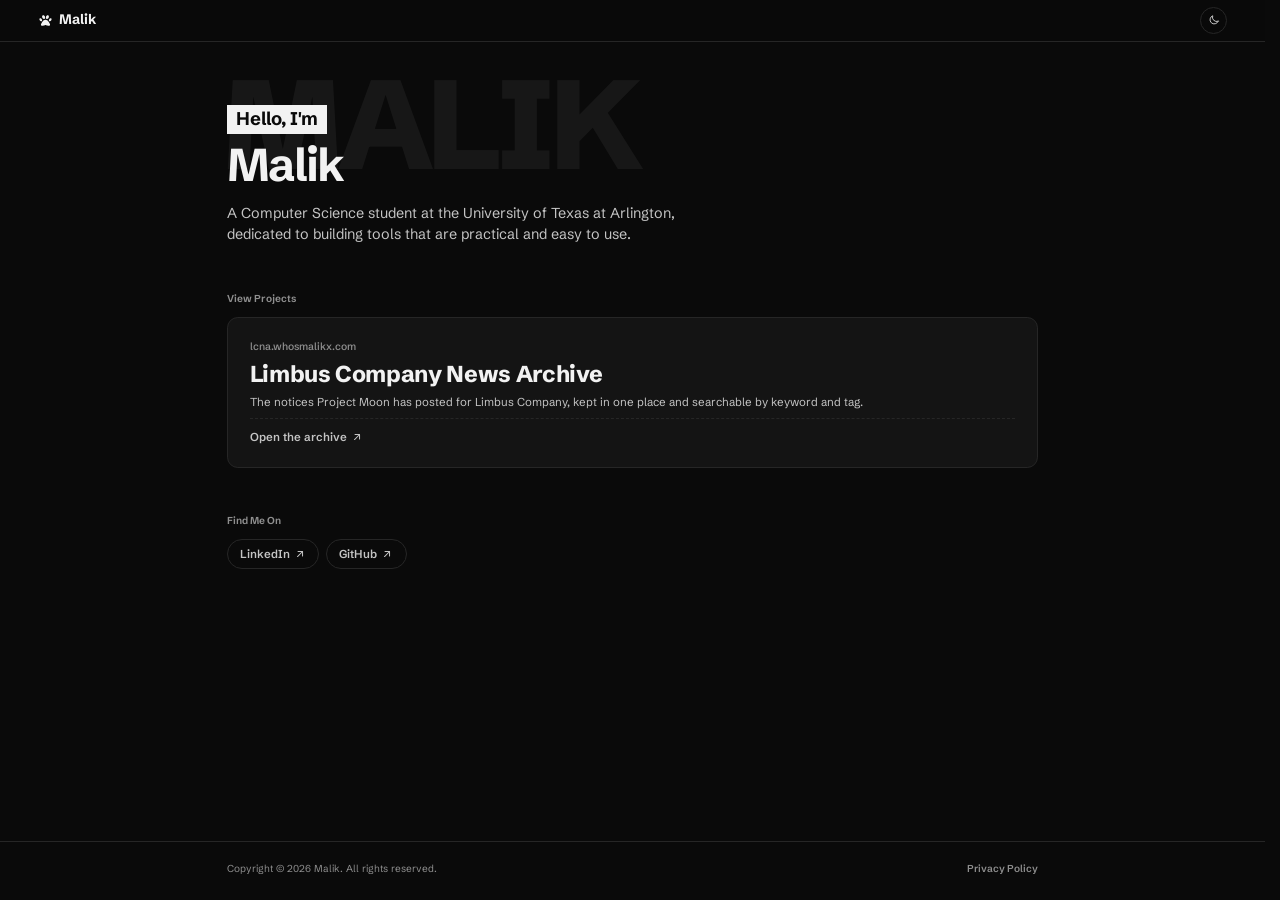
<file: index.html>
<!DOCTYPE html>
<html lang="en" data-theme="dark">
<head>
  <meta charset="UTF-8" />
  <script>/* Size for this monitor: --u = (screen width / 2560) ^ 0.565 on desktop windows (1 at 2560, 0.85 at 1920, 0.68 at 1280), 1px on phones and tablets. See --u in the stylesheet. */(function(){var r=document.documentElement;function f(){var w=screen.width||innerWidth;r.style.setProperty("--u",(innerWidth>=1200?Math.min(1.5,Math.max(0.6,Math.pow(w/2560,0.565))):1)+"px")}f();addEventListener("resize",f);if(screen.addEventListener)screen.addEventListener("change",f)})();</script>
  <meta name="viewport" content="width=device-width, initial-scale=1.0" />
  <title>Malik</title>
  <meta name="description" content="Building simple, useful things on the web." />
  <link rel="canonical" href="https://whosmalikx.com/">
  <script>try { const theme = localStorage.getItem("main-site-theme");
  if (theme === "light" || theme === "dark") document.documentElement.dataset.theme = theme; } catch {}</script>
  <link rel="preload" href="/assets/fonts/schibsted-grotesk-latin.woff2" as="font" type="font/woff2" crossorigin>
  <link rel="icon" type="image/svg+xml" href="/assets/icons/favicon.svg">
  <link rel="stylesheet" href="/assets/css/style.css?v=1c38ff4665" />
</head>
<body>
  <div class="site-shell">
    <header class="topbar">
      <div class="topbar__inner">
        <a class="brand" href="/" aria-label="Home">
          <span class="brand__mark"></span>
          <span class="brand__text">Malik</span>
        </a>
        <nav class="topbar__actions" aria-label="Site">
          <button id="themeToggle" class="icon-btn theme-toggle" type="button" aria-label="Switch to light theme"></button>
        </nav>
      </div>
    </header>

    <main class="container-narrow landing-layout">
      <p class="hero-watermark" aria-hidden="true">Malik</p>
      <h1 class="hero-title"><span class="hero-tab">Hello, I'm</span> <span class="hero-main">Malik</span></h1>
      <p class="hero-lede">A Computer Science student at the University of Texas at Arlington, dedicated to building tools that are practical and easy to use.</p>

      <section class="link-section" aria-labelledby="projects-title">
        <h2 class="section-label" id="projects-title">View Projects</h2>
        <a class="project-feature" href="https://lcna.whosmalikx.com" target="_blank" rel="noopener noreferrer">
          <span class="project-feature__body">
            <span class="project-feature__meta">lcna.whosmalikx.com</span>
            <span class="project-feature__title">Limbus Company News Archive</span>
            <span class="project-feature__desc">The notices Project Moon has posted for Limbus Company, kept in one place and searchable by keyword and tag.</span>
            <span class="project-feature__cta">Open the archive <svg class="icon" viewBox="0 0 24 24" width="16" height="16" aria-hidden="true" fill="none" stroke="currentColor" stroke-width="2" stroke-linecap="round" stroke-linejoin="round"><path d="M7 17 17 7"/><path d="M8 7h9v9"/></svg></span>
          </span>
        </a>
      </section>

      <section class="link-section" aria-labelledby="social-title">
        <h2 class="section-label" id="social-title">Find Me On</h2>
        <ul class="pill-links">
          <li><a class="pill-link" href="https://linkedin.com/in/malikwork" target="_blank" rel="noopener noreferrer">LinkedIn <svg class="icon" viewBox="0 0 24 24" width="16" height="16" aria-hidden="true" fill="none" stroke="currentColor" stroke-width="2" stroke-linecap="round" stroke-linejoin="round"><path d="M7 17 17 7"/><path d="M8 7h9v9"/></svg></a></li>
          <li><a class="pill-link" href="https://github.com/itsmalikx" target="_blank" rel="noopener noreferrer">GitHub <svg class="icon" viewBox="0 0 24 24" width="16" height="16" aria-hidden="true" fill="none" stroke="currentColor" stroke-width="2" stroke-linecap="round" stroke-linejoin="round"><path d="M7 17 17 7"/><path d="M8 7h9v9"/></svg></a></li>
        </ul>
      </section>
    </main>

    <footer class="site-footer">
      <div class="container-wide site-footer__inner">
        <p class="site-footer__note">Copyright &copy; 2026 Malik. All rights reserved.</p>
        <nav class="site-footer__links" aria-label="Footer">
          <a href="/privacy" class="footer-link">Privacy Policy</a>
        </nav>
      </div>
    </footer>
  </div>

  <script src="/assets/js/theme.js?v=44c14c3fe7"></script>
</body>
</html>
</file>
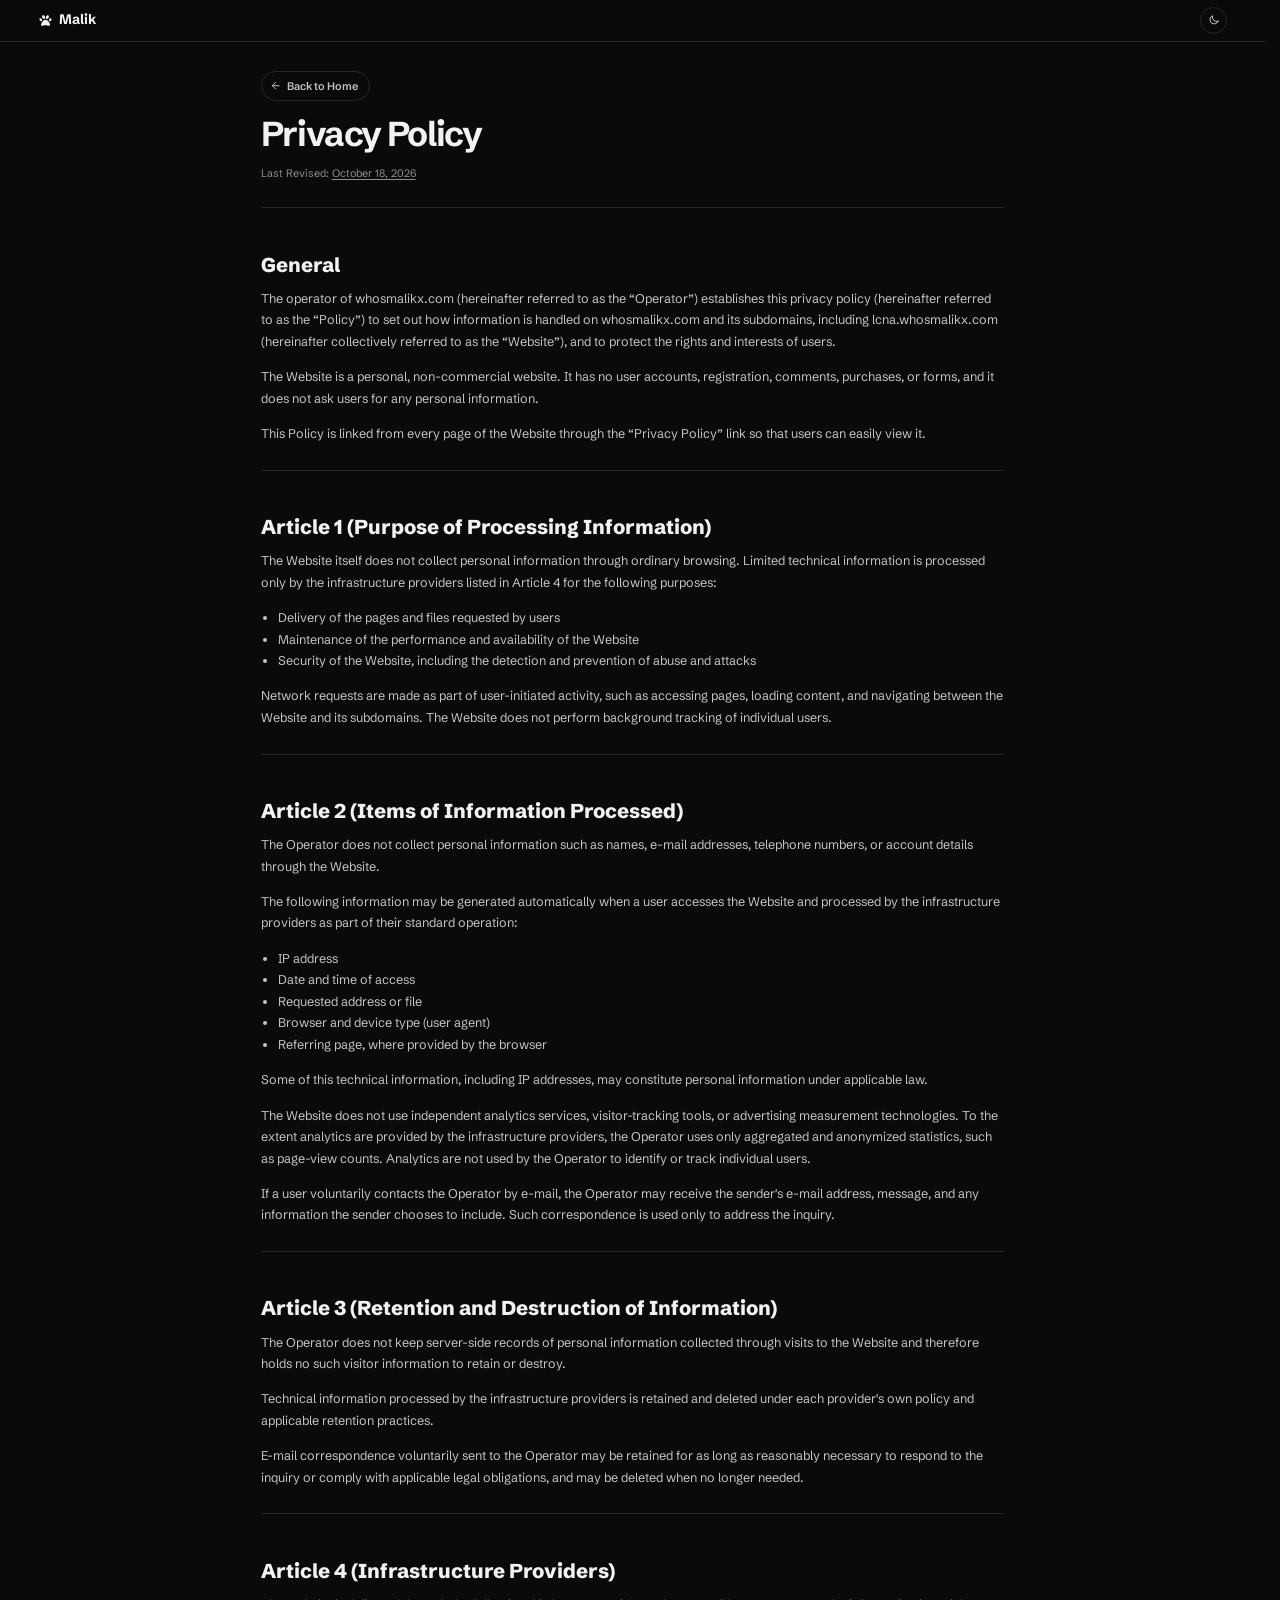
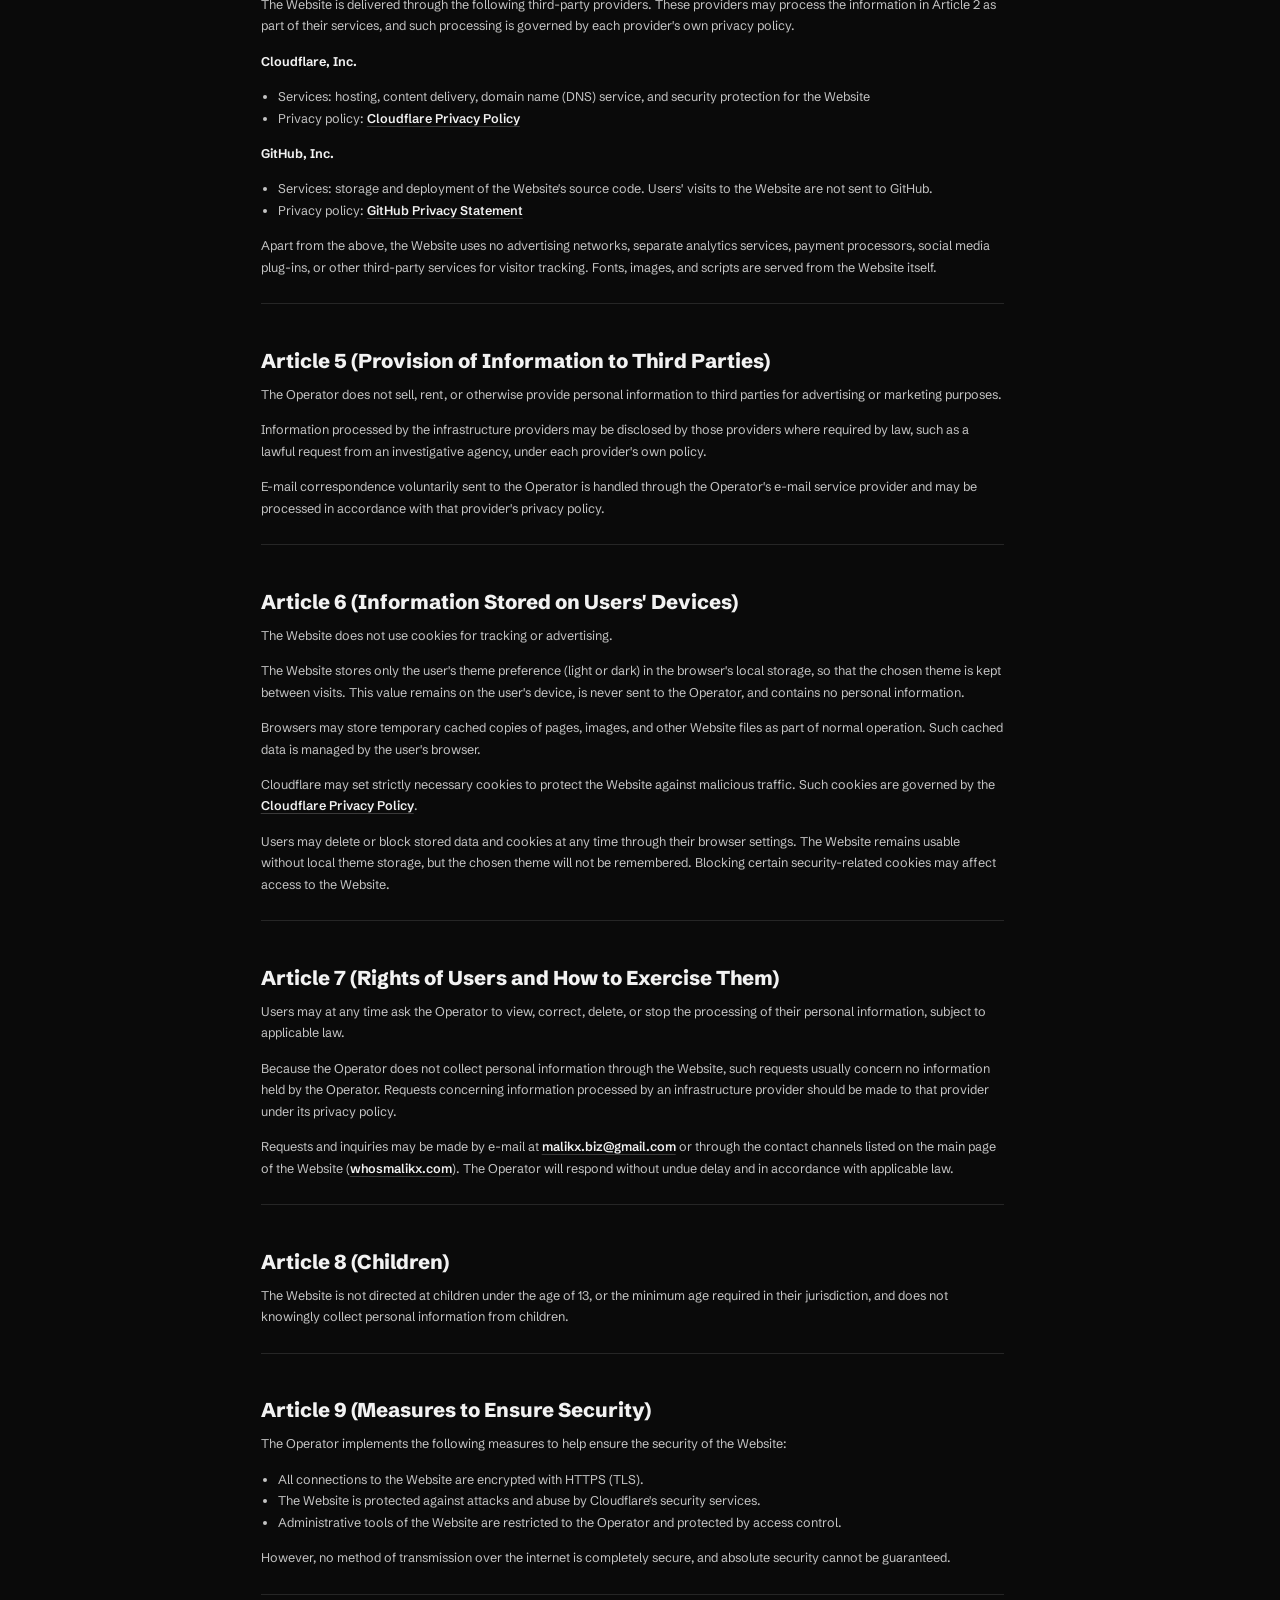
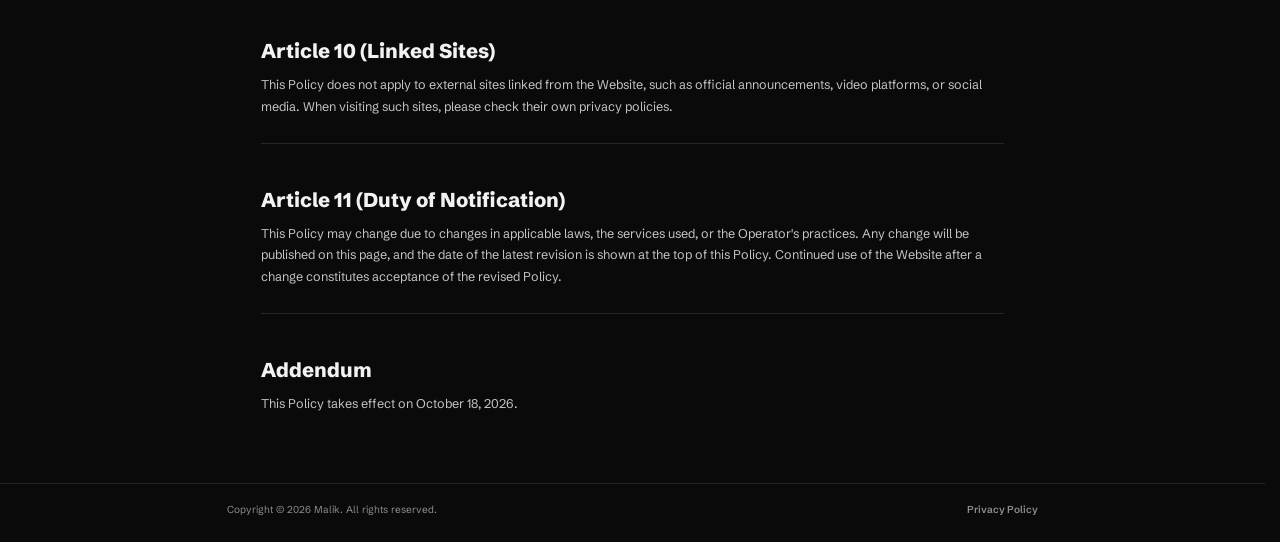
<file: privacy.html>
<!DOCTYPE html>
<html lang="en" data-theme="dark">
<head>
  <meta charset="UTF-8" />
  <script>/* Size for this monitor: --u = (screen width / 2560) ^ 0.565 on desktop windows (1 at 2560, 0.85 at 1920, 0.68 at 1280), 1px on phones and tablets. See --u in the stylesheet. */(function(){var r=document.documentElement;function f(){var w=screen.width||innerWidth;r.style.setProperty("--u",(innerWidth>=1200?Math.min(1.5,Math.max(0.6,Math.pow(w/2560,0.565))):1)+"px")}f();addEventListener("resize",f);if(screen.addEventListener)screen.addEventListener("change",f)})();</script>
  <meta name="viewport" content="width=device-width, initial-scale=1.0" />
  <title>Privacy Policy | Malik</title>
  <meta name="description" content="How whosmalikx.com and its subdomains handle information." />
  <link rel="canonical" href="https://whosmalikx.com/privacy">
  <script>try { const theme = localStorage.getItem("main-site-theme");
  if (theme === "light" || theme === "dark") document.documentElement.dataset.theme = theme; } catch {}</script>
  <link rel="preload" href="/assets/fonts/schibsted-grotesk-latin.woff2" as="font" type="font/woff2" crossorigin>
  <link rel="icon" type="image/svg+xml" href="/assets/icons/favicon.svg">
  <link rel="stylesheet" href="/assets/css/style.css?v=1c38ff4665" />
</head>
<body>
  <!-- Generated from content/privacy.md by scripts/build_pages.py. Edit the Markdown, not this file. -->
  <div class="site-shell">
    <header class="topbar">
      <div class="topbar__inner">
        <a class="brand" href="/" aria-label="Home">
          <span class="brand__mark"></span>
          <span class="brand__text">Malik</span>
        </a>
        <nav class="topbar__actions" aria-label="Site">
          <button id="themeToggle" class="icon-btn theme-toggle" type="button" aria-label="Switch to light theme"></button>
        </nav>
      </div>
    </header>

    <main class="container-narrow policy-layout">
      <article class="article-panel">
        <a href="/" class="back-link"><svg class="icon" viewBox="0 0 24 24" width="16" height="16" aria-hidden="true" fill="none" stroke="currentColor" stroke-width="2" stroke-linecap="round" stroke-linejoin="round"><path d="M19 12H5"/><path d="m12 19-7-7 7-7"/></svg><span>Back to Home</span></a>

        <div class="article-content">
          <h1 class="hero-title">Privacy Policy</h1>

          <p class="revision-date">Last Revised: <a href="https://github.com/ItsMalikx/maliks-site/commits/main/content/privacy.md" target="_blank" rel="noopener noreferrer"><time datetime="2026-10-18">October 18, 2026</time></a></p>
          <hr />

          <h2>General</h2>
          <p>The operator of whosmalikx.com (hereinafter referred to as the “Operator”) establishes this privacy policy (hereinafter referred to as the “Policy”) to set out how information is handled on whosmalikx.com and its subdomains, including lcna.whosmalikx.com (hereinafter collectively referred to as the “Website”), and to protect the rights and interests of users.</p>
          <p>The Website is a personal, non-commercial website. It has no user accounts, registration, comments, purchases, or forms, and it does not ask users for any personal information.</p>
          <p>This Policy is linked from every page of the Website through the “Privacy Policy” link so that users can easily view it.</p>
          <hr />

          <h2>Article 1 (Purpose of Processing Information)</h2>
          <p>The Website itself does not collect personal information through ordinary browsing. Limited technical information is processed only by the infrastructure providers listed in Article 4 for the following purposes:</p>
          <ul>
            <li>Delivery of the pages and files requested by users</li>
            <li>Maintenance of the performance and availability of the Website</li>
            <li>Security of the Website, including the detection and prevention of abuse and attacks</li>
          </ul>
          <p>Network requests are made as part of user-initiated activity, such as accessing pages, loading content, and navigating between the Website and its subdomains. The Website does not perform background tracking of individual users.</p>
          <hr />

          <h2>Article 2 (Items of Information Processed)</h2>
          <p>The Operator does not collect personal information such as names, e-mail addresses, telephone numbers, or account details through the Website.</p>
          <p>The following information may be generated automatically when a user accesses the Website and processed by the infrastructure providers as part of their standard operation:</p>
          <ul>
            <li>IP address</li>
            <li>Date and time of access</li>
            <li>Requested address or file</li>
            <li>Browser and device type (user agent)</li>
            <li>Referring page, where provided by the browser</li>
          </ul>
          <p>Some of this technical information, including IP addresses, may constitute personal information under applicable law.</p>
          <p>The Website does not use independent analytics services, visitor-tracking tools, or advertising measurement technologies. To the extent analytics are provided by the infrastructure providers, the Operator uses only aggregated and anonymized statistics, such as page-view counts. Analytics are not used by the Operator to identify or track individual users.</p>
          <p>If a user voluntarily contacts the Operator by e-mail, the Operator may receive the sender's e-mail address, message, and any information the sender chooses to include. Such correspondence is used only to address the inquiry.</p>
          <hr />

          <h2>Article 3 (Retention and Destruction of Information)</h2>
          <p>The Operator does not keep server-side records of personal information collected through visits to the Website and therefore holds no such visitor information to retain or destroy.</p>
          <p>Technical information processed by the infrastructure providers is retained and deleted under each provider's own policy and applicable retention practices.</p>
          <p>E-mail correspondence voluntarily sent to the Operator may be retained for as long as reasonably necessary to respond to the inquiry or comply with applicable legal obligations, and may be deleted when no longer needed.</p>
          <hr />

          <h2>Article 4 (Infrastructure Providers)</h2>
          <p>The Website is delivered through the following third-party providers. These providers may process the information in Article 2 as part of their services, and such processing is governed by each provider's own privacy policy.</p>
          <p><strong>Cloudflare, Inc.</strong></p>
          <ul>
            <li>Services: hosting, content delivery, domain name (DNS) service, and security protection for the Website</li>
            <li>Privacy policy: <a rel="noopener noreferrer" target="_blank" href="https://www.cloudflare.com/privacypolicy/" class="text-link">Cloudflare Privacy Policy</a></li>
          </ul>
          <p><strong>GitHub, Inc.</strong></p>
          <ul>
            <li>Services: storage and deployment of the Website's source code. Users' visits to the Website are not sent to GitHub.</li>
            <li>Privacy policy: <a rel="noopener noreferrer" target="_blank" href="https://docs.github.com/en/site-policy/privacy-policies/github-general-privacy-statement" class="text-link">GitHub Privacy Statement</a></li>
          </ul>
          <p>Apart from the above, the Website uses no advertising networks, separate analytics services, payment processors, social media plug-ins, or other third-party services for visitor tracking. Fonts, images, and scripts are served from the Website itself.</p>
          <hr />

          <h2>Article 5 (Provision of Information to Third Parties)</h2>
          <p>The Operator does not sell, rent, or otherwise provide personal information to third parties for advertising or marketing purposes.</p>
          <p>Information processed by the infrastructure providers may be disclosed by those providers where required by law, such as a lawful request from an investigative agency, under each provider's own policy.</p>
          <p>E-mail correspondence voluntarily sent to the Operator is handled through the Operator's e-mail service provider and may be processed in accordance with that provider's privacy policy.</p>
          <hr />

          <h2>Article 6 (Information Stored on Users' Devices)</h2>
          <p>The Website does not use cookies for tracking or advertising.</p>
          <p>The Website stores only the user's theme preference (light or dark) in the browser's local storage, so that the chosen theme is kept between visits. This value remains on the user's device, is never sent to the Operator, and contains no personal information.</p>
          <p>Browsers may store temporary cached copies of pages, images, and other Website files as part of normal operation. Such cached data is managed by the user's browser.</p>
          <p>Cloudflare may set strictly necessary cookies to protect the Website against malicious traffic. Such cookies are governed by the <a rel="noopener noreferrer" target="_blank" href="https://www.cloudflare.com/privacypolicy/" class="text-link">Cloudflare Privacy Policy</a>.</p>
          <p>Users may delete or block stored data and cookies at any time through their browser settings. The Website remains usable without local theme storage, but the chosen theme will not be remembered. Blocking certain security-related cookies may affect access to the Website.</p>
          <hr />

          <h2>Article 7 (Rights of Users and How to Exercise Them)</h2>
          <p>Users may at any time ask the Operator to view, correct, delete, or stop the processing of their personal information, subject to applicable law.</p>
          <p>Because the Operator does not collect personal information through the Website, such requests usually concern no information held by the Operator. Requests concerning information processed by an infrastructure provider should be made to that provider under its privacy policy.</p>
          <p>Requests and inquiries may be made by e-mail at <a href="mailto:malikx.biz@gmail.com" class="text-link">malikx.biz@gmail.com</a> or through the contact channels listed on the main page of the Website (<a href="https://whosmalikx.com/" class="text-link">whosmalikx.com</a>). The Operator will respond without undue delay and in accordance with applicable law.</p>
          <hr />

          <h2>Article 8 (Children)</h2>
          <p>The Website is not directed at children under the age of 13, or the minimum age required in their jurisdiction, and does not knowingly collect personal information from children.</p>
          <hr />

          <h2>Article 9 (Measures to Ensure Security)</h2>
          <p>The Operator implements the following measures to help ensure the security of the Website:</p>
          <ul>
            <li>All connections to the Website are encrypted with HTTPS (TLS).</li>
            <li>The Website is protected against attacks and abuse by Cloudflare's security services.</li>
            <li>Administrative tools of the Website are restricted to the Operator and protected by access control.</li>
          </ul>
          <p>However, no method of transmission over the internet is completely secure, and absolute security cannot be guaranteed.</p>
          <hr />

          <h2>Article 10 (Linked Sites)</h2>
          <p>This Policy does not apply to external sites linked from the Website, such as official announcements, video platforms, or social media. When visiting such sites, please check their own privacy policies.</p>
          <hr />

          <h2>Article 11 (Duty of Notification)</h2>
          <p>This Policy may change due to changes in applicable laws, the services used, or the Operator's practices. Any change will be published on this page, and the date of the latest revision is shown at the top of this Policy. Continued use of the Website after a change constitutes acceptance of the revised Policy.</p>
          <hr />

          <h2>Addendum</h2>
          <p>This Policy takes effect on October 18, 2026.</p>
        </div>
      </article>
    </main>

    <footer class="site-footer">
      <div class="container-wide site-footer__inner">
        <p class="site-footer__note">Copyright &copy; 2026 Malik. All rights reserved.</p>
        <nav class="site-footer__links" aria-label="Footer">
          <a href="/privacy" class="footer-link">Privacy Policy</a>
        </nav>
      </div>
    </footer>
  </div>

  <script src="/assets/js/theme.js?v=44c14c3fe7"></script>
</body>
</html>
</file>
<file: assets/css/style.css>
/* whosmalikx.com. Same design language as lcna.whosmalikx.com (see DESIGN.md): one typeface,
   black and white, calc(17 * var(--u)) base text on desktop.

   Everything scales with the window in both directions: widths and type with its width, and the home
   page's vertical spacing with its height too (capped at the roomy sizes), so the whole page,
   "Find Me On" included, fits a 1080p screen at 100% or 125% scaling without scrolling. */

@font-face {
  font-family: "Schibsted Grotesk";
  font-style: normal;
  font-weight: 400 900;
  font-display: swap;
  src: url("../fonts/schibsted-grotesk-latin.woff2") format("woff2");
  unicode-range: U+0000-00FF, U+0131, U+0152-0153, U+02BB-02BC, U+02C6, U+02DA, U+02DC, U+0304, U+0308, U+0329, U+2000-206F, U+20AC, U+2122, U+2191, U+2193, U+2212, U+2215, U+FEFF, U+FFFD;
}

@font-face {
  font-family: "Schibsted Grotesk";
  font-style: normal;
  font-weight: 400 900;
  font-display: swap;
  src: url("../fonts/schibsted-grotesk-latin-ext.woff2") format("woff2");
  unicode-range: U+0100-02BA, U+02BD-02C5, U+02C7-02CC, U+02CE-02D7, U+02DD-02FF, U+0304, U+0308, U+0329, U+1D00-1DBF, U+1E00-1E9F, U+1EF2-1EFF, U+2020, U+20A0-20AB, U+20AD-20C0, U+2113, U+2C60-2C7F, U+A720-A7FF;
}

/* ---------- Tokens ---------- */

/* Proportional scaling (desktop monitors): sizes below are in --u. An inline script in each page's
   <head> sets it from the monitor's width: (screen width / 2560) ^ 0.565, so 1px on a 2560-wide
   monitor (1440p), 0.85px on 1920 (1080p), 0.68px on 1280, up to 1.5px; 1px on phones and tablets.
   Based on the monitor, not the window: a snapped half-width window keeps its monitor's size, and
   browser zoom works as usual. Without the script everything is 1px. 1px hairlines and viewport units
   are left as they are. */
:root {
  --u: 1px;
}

:root {
  --bg: #f5f5f4;
  --surface: #ffffff;
  --surface-2: #ececea;
  --line: #e1e1de;
  --line-strong: #c9c9c5;
  --text: #121212;
  --text-soft: #3c3c3c;
  --text-muted: #666666;
  --accent: #121212;

  --font: "Schibsted Grotesk", ui-sans-serif, system-ui, -apple-system, "Segoe UI", sans-serif;
  --gutter: clamp(calc(16 * var(--u)), 4vw, calc(56 * var(--u)));
  --radius: calc(16 * var(--u));
  --pill: calc(999 * var(--u));
  --ease: 160ms cubic-bezier(0.2, 0, 0, 1);
  --topbar: calc(60 * var(--u));
  color-scheme: light;
}

/* Dark is the default (set on <html> before paint; theme.js remembers the choice). */
html[data-theme="dark"] {
  --bg: #0a0a0a;
  --surface: #141414;
  --surface-2: #1c1c1c;
  --line: #262626;
  --line-strong: #3a3a3a;
  --text: #f2f2f2;
  --text-soft: #c4c4c4;
  --text-muted: #8f8f8f;
  --accent: #f2f2f2;
  color-scheme: dark;
}

/* ---------- Base ---------- */

*,
*::before,
*::after {
  box-sizing: border-box;
}

html {
  -webkit-text-size-adjust: 100%;
  text-size-adjust: 100%;
  scrollbar-gutter: stable;  /* the header doesn't shift between short and long pages */
}
/* No rubber-band past the top or bottom with a trackpad (it pulls the header down off the window's
   edge); touch screens keep it, as their pull-to-refresh. */
@media (hover: hover) and (pointer: fine) {
  html { overscroll-behavior-y: none; }
}

@media (min-width: 1200px) {
  html {
    font-size: calc(17 * var(--u));
  }
}

body {
  margin: 0;
  min-height: 100vh;
  overflow-x: clip;
  font-family: var(--font);
  font-size: 1rem;
  line-height: 1.5;
  background: var(--bg);
  color: var(--text);
  -webkit-font-smoothing: antialiased;
  -moz-osx-font-smoothing: grayscale;
}

a {
  color: inherit;
  text-decoration: none;
}

:focus-visible {
  outline: calc(2 * var(--u)) solid var(--accent);
  outline-offset: calc(3 * var(--u));
  border-radius: calc(6 * var(--u));
}

::selection {
  background: color-mix(in srgb, var(--accent) 30%, transparent);
}

@media (prefers-reduced-motion: no-preference) {
  html {
    scroll-behavior: smooth;
  }
}

/* Every color switches at once when the theme flips (hover fades would lag behind the page). */
html.theme-switching *,
html.theme-switching *::before,
html.theme-switching *::after {
  transition: none !important;
}

.icon {
  flex-shrink: 0;
  width: 1.05em;
  height: 1.05em;
}

/* ---------- Layout ---------- */

.site-shell {
  min-height: 100vh;
  display: flex;
  flex-direction: column;
}

main {
  flex-grow: 1;
}

.container-wide {
  width: min(calc(1200 * var(--u)), 100% - 2 * var(--gutter));
  margin: 0 auto;
}

.container-narrow {
  width: min(calc(720 * var(--u)), 100% - 2 * var(--gutter));
  margin: 0 auto;
}

/* ---------- Top bar (same chrome as the archive) ---------- */

.topbar {
  position: sticky;
  top: 0;
  z-index: 100;
  border-bottom: 1px solid var(--line);
  background: color-mix(in srgb, var(--bg) 82%, transparent);
  backdrop-filter: saturate(160%) blur(calc(16 * var(--u)));
  -webkit-backdrop-filter: saturate(160%) blur(calc(16 * var(--u)));
}

.topbar__inner {
  min-height: var(--topbar);
  padding-inline: var(--gutter);
  display: flex;
  align-items: center;
  justify-content: space-between;
  gap: calc(16 * var(--u));
}

.brand {
  display: inline-flex;
  align-items: center;
  gap: calc(10 * var(--u));
  font-size: 1.2rem;
  font-weight: 700;
  letter-spacing: -0.01em;
}

.brand__mark {
  flex-shrink: 0;
  width: calc(22 * var(--u));
  height: calc(22 * var(--u));
  background-color: var(--text);
  -webkit-mask: url("../icons/brand-mark.svg") no-repeat center / contain;
  mask: url("../icons/brand-mark.svg") no-repeat center / contain;
}

.topbar__actions {
  display: flex;
  align-items: center;
  gap: calc(8 * var(--u));
}

.icon-btn {
  appearance: none;
  width: calc(40 * var(--u));
  height: calc(40 * var(--u));
  display: inline-grid;
  place-items: center;
  border: 1px solid var(--line);
  border-radius: var(--pill);
  background: transparent;
  color: var(--text-soft);
  cursor: pointer;
  transition: background var(--ease), color var(--ease);
}

.icon-btn:hover {
  background: var(--surface-2);
  color: var(--text);
}

.icon-btn:active {
  transform: scale(0.94);
}

/* Moon in dark mode, sun in light mode. */
.theme-toggle::before {
  content: "";
  width: calc(18 * var(--u));
  height: calc(18 * var(--u));
  background: currentColor;
  -webkit-mask: var(--theme-icon) no-repeat center / contain;
  mask: var(--theme-icon) no-repeat center / contain;
}

html[data-theme="dark"] .theme-toggle {
  --theme-icon: url("data:image/svg+xml,%3Csvg xmlns='http://www.w3.org/2000/svg' viewBox='0 0 24 24' fill='none' stroke='black' stroke-width='2' stroke-linecap='round' stroke-linejoin='round'%3E%3Cpath d='M20.5 14.5A8.5 8.5 0 0 1 9.5 3.5a8.5 8.5 0 1 0 11 11z'/%3E%3C/svg%3E");
}

html:not([data-theme="dark"]) .theme-toggle {
  --theme-icon: url("data:image/svg+xml,%3Csvg xmlns='http://www.w3.org/2000/svg' viewBox='0 0 24 24' fill='none' stroke='black' stroke-width='2' stroke-linecap='round'%3E%3Ccircle cx='12' cy='12' r='4'/%3E%3Cpath d='M12 2v2M12 20v2M4.9 4.9l1.4 1.4M17.7 17.7l1.4 1.4M2 12h2M20 12h2M4.9 19.1l1.4-1.4M17.7 6.3l1.4-1.4'/%3E%3C/svg%3E");
}

/* ---------- Shared type ---------- */

.hero-title {
  margin: 0;
  color: var(--text);
  font-size: clamp(2.75rem, 5vw, 4.5rem);
  font-weight: 700;
  line-height: 1;
  letter-spacing: -0.04em;
}

.section-label {
  margin: 0 0 calc(16 * var(--u));
  color: var(--text-muted);
  font-size: 0.875rem;
  font-weight: 650;
  font-variant-numeric: tabular-nums;
}

.text-link {
  color: var(--text);
  font-weight: 600;
  text-decoration: underline;
  text-decoration-thickness: 1px;
  text-decoration-color: var(--line-strong);
  text-underline-offset: calc(4 * var(--u));
  transition: text-decoration-color var(--ease);
}

.text-link:hover {
  text-decoration-color: var(--text);
}

.back-link {
  display: inline-flex;
  align-items: center;
  gap: calc(8 * var(--u));
  min-height: calc(44 * var(--u));
  margin-bottom: clamp(calc(8 * var(--u)), 2vw, calc(20 * var(--u)));
  padding: calc(6 * var(--u)) calc(16 * var(--u)) calc(6 * var(--u)) calc(12 * var(--u));
  border: 1px solid var(--line);
  border-radius: var(--pill);
  color: var(--text-soft);
  font-size: 0.95rem;
  font-weight: 600;
  transition: color var(--ease), background var(--ease), border-color var(--ease);
}

.back-link:hover {
  border-color: var(--line-strong);
  background: var(--surface-2);
  color: var(--text);
}

/* ---------- Home ---------- */

/* Vertical spacing takes the smaller of a width share and a height share, between a floor and the
   roomy desktop size, so short windows (laptops, 125% scaling) keep the whole page in view. */
.landing-layout {
  position: relative;
  isolation: isolate;
  overflow-x: clip;  /* the watermark word must never widen the page */
  width: min(calc(1200 * var(--u)), 100% - 2 * var(--gutter));
  padding: clamp(calc(24 * var(--u)), min(10vw, 7vh), calc(120 * var(--u))) 0 clamp(calc(24 * var(--u)), 5vh, calc(80 * var(--u)));
}

/* Project Moon title touch: a label tab over the main title, with a huge faded watermark word. */
.hero-watermark {
  position: absolute;
  top: 0.15em;
  left: -0.04em;
  z-index: -1;
  margin: 0;
  color: color-mix(in srgb, var(--text) 6%, transparent);
  font-size: clamp(5rem, min(13vw, 24vh), 11rem);
  font-weight: 800;
  line-height: 1;
  letter-spacing: -0.05em;
  text-transform: uppercase;
  white-space: nowrap;
  pointer-events: none;
  user-select: none;
}

.landing-layout .hero-title {
  margin-bottom: clamp(calc(10 * var(--u)), 2vh, calc(20 * var(--u)));
}

.hero-tab {
  display: block;
  width: fit-content;
  margin-bottom: calc(12 * var(--u));
  padding: calc(7 * var(--u)) calc(14 * var(--u));
  background: var(--text);
  color: var(--bg);
  font-size: clamp(1.1rem, 1.6vw, 1.6rem);
  font-weight: 700;
  line-height: 1.1;
  letter-spacing: -0.01em;
}

.hero-main {
  display: block;
  font-size: clamp(2.6rem, min(4.5vw, 7vh), 4rem);
  line-height: 1.02;
  letter-spacing: -0.035em;
}

.hero-lede {
  max-width: 56ch;
  margin: 0;
  color: var(--text-soft);
  font-size: clamp(1.05rem, 0.95rem + 0.3vw, 1.25rem);
  line-height: 1.5;
}

.link-section .section-label {
  margin-bottom: clamp(calc(10 * var(--u)), 1.8vh, calc(16 * var(--u)));
}

.link-section {
  margin-top: clamp(calc(24 * var(--u)), min(7vw, 5vh), calc(80 * var(--u)));
}

.project-feature {
  display: grid;
  overflow: hidden;
  border: 1px solid var(--line);
  border-radius: var(--radius);
  background: var(--surface);
  transition: border-color var(--ease), background var(--ease);
}

.project-feature:hover {
  border-color: var(--line-strong);
  background: var(--surface-2);
}

.project-feature__body {
  display: flex;
  flex-direction: column;
  gap: clamp(calc(6 * var(--u)), 1.2vh, calc(10 * var(--u)));
  padding: clamp(calc(18 * var(--u)), min(4vw, 3.6vh), calc(32 * var(--u)));
}

.project-feature__meta {
  color: var(--text-muted);
  font-size: 0.9rem;
  font-weight: 550;
}

.project-feature__title {
  color: var(--text);
  font-size: clamp(1.5rem, min(3vw, 5vh), 2rem);
  font-weight: 750;
  line-height: 1.1;
  letter-spacing: -0.015em;
}

.project-feature__desc {
  color: var(--text-soft);
  line-height: 1.55;
}

.project-feature__cta {
  display: inline-flex;
  align-items: center;
  gap: calc(6 * var(--u));
  margin-top: auto;
  padding-top: clamp(calc(8 * var(--u)), 1.6vh, calc(14 * var(--u)));
  border-top: 1px dashed var(--line);
  color: var(--text-soft);
  font-weight: 600;
  transition: color var(--ease);
}

.project-feature:hover .project-feature__cta {
  color: var(--text);
}

.pill-links {
  display: flex;
  flex-wrap: wrap;
  gap: calc(10 * var(--u));
  margin: 0;
  padding: 0;
  list-style: none;
}

.pill-link {
  display: inline-flex;
  align-items: center;
  gap: calc(6 * var(--u));
  min-height: calc(44 * var(--u));
  padding: 0 calc(18 * var(--u));
  border: 1px solid var(--line);
  border-radius: var(--pill);
  color: var(--text-soft);
  font-weight: 600;
  transition: background var(--ease), border-color var(--ease), color var(--ease);
}

.pill-link:hover {
  border-color: var(--line-strong);
  background: var(--surface-2);
  color: var(--text);
}

/* ---------- Privacy policy (and other text pages) ---------- */

.policy-layout {
  width: min(calc(1100 * var(--u)), 100% - 2 * var(--gutter));
  padding: clamp(calc(24 * var(--u)), 4vw, calc(44 * var(--u))) 0 calc(80 * var(--u));
}

.article-content {
  color: var(--text-soft);
  font-size: clamp(1rem, 0.95rem + 0.15vw, 1.1rem);
  line-height: 1.7;
  overflow-wrap: break-word;
}

.article-content .hero-title {
  font-size: clamp(2.2rem, 4vw, 3rem);
  line-height: 1.08;  /* room between the title's descenders and "Last Revised" */
}

.article-content h2 {
  margin: 2.2em 0 0.6em;
  color: var(--text);
  font-size: clamp(1.4rem, 2.8vw, 1.75rem);
  font-weight: 800;
  line-height: 1.15;
}

.article-content p,
.article-content ul {
  margin: 0 0 1.1em;
}

.article-content ul {
  padding-left: 1.35em;
}

.article-content strong {
  color: var(--text);
  font-weight: 650;
}

.article-content hr {
  margin: 2em 0 0;
  border: 0;
  border-top: 1px solid var(--line);
}

.article-content .revision-date {
  margin: calc(18 * var(--u)) 0 0;
  color: var(--text-muted);
  font-size: 0.9375rem;
}

.revision-date a {
  color: inherit;
  text-decoration: underline;
  text-underline-offset: calc(3 * var(--u));
}

/* ---------- Error page ---------- */

.error-layout {
  display: flex;
  flex-direction: column;
  justify-content: center;
  align-items: flex-start;
  padding: clamp(calc(64 * var(--u)), 12vw, calc(120 * var(--u))) 0;
}

.error-layout .hero-title {
  font-size: clamp(2.6rem, 9vw, 5rem);
}

.intro-block {
  max-width: 46ch;
  margin: calc(16 * var(--u)) 0 calc(28 * var(--u));
  color: var(--text-soft);
  font-size: 1.125rem;
  line-height: 1.55;
}

/* ---------- Footer ---------- */

.site-footer {
  padding: calc(28 * var(--u)) 0 calc(36 * var(--u));
  border-top: 1px solid var(--line);
  color: var(--text-muted);
  font-size: 0.875rem;
}

.site-footer__inner {
  display: flex;
  flex-wrap: wrap;
  align-items: center;
  justify-content: space-between;
  gap: calc(10 * var(--u)) calc(24 * var(--u));
}

.site-footer__note {
  margin: 0;
}

.site-footer__links {
  display: flex;
  flex-wrap: wrap;
  gap: calc(4 * var(--u)) calc(20 * var(--u));
}

.footer-link {
  color: var(--text-muted);
  font-weight: 600;
  transition: color var(--ease);
}

.footer-link:hover {
  color: var(--text);
}
</file>
